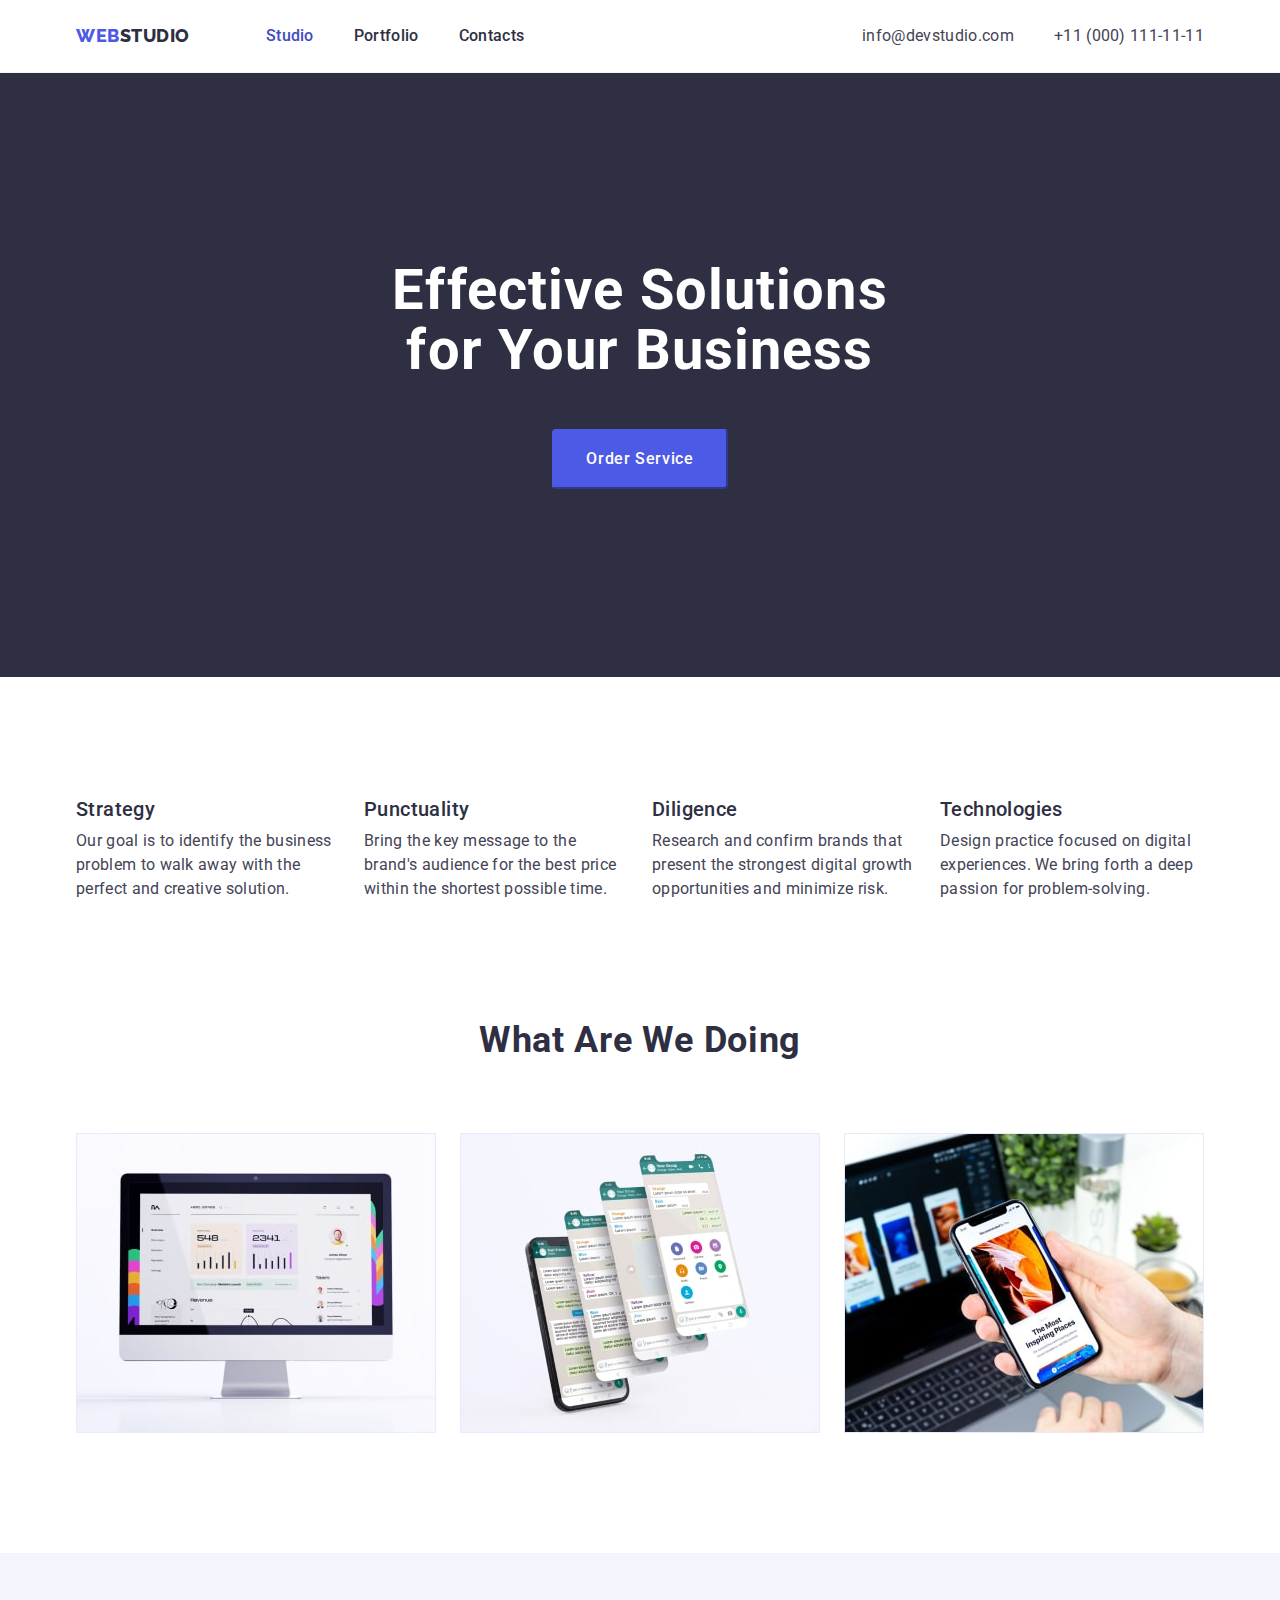
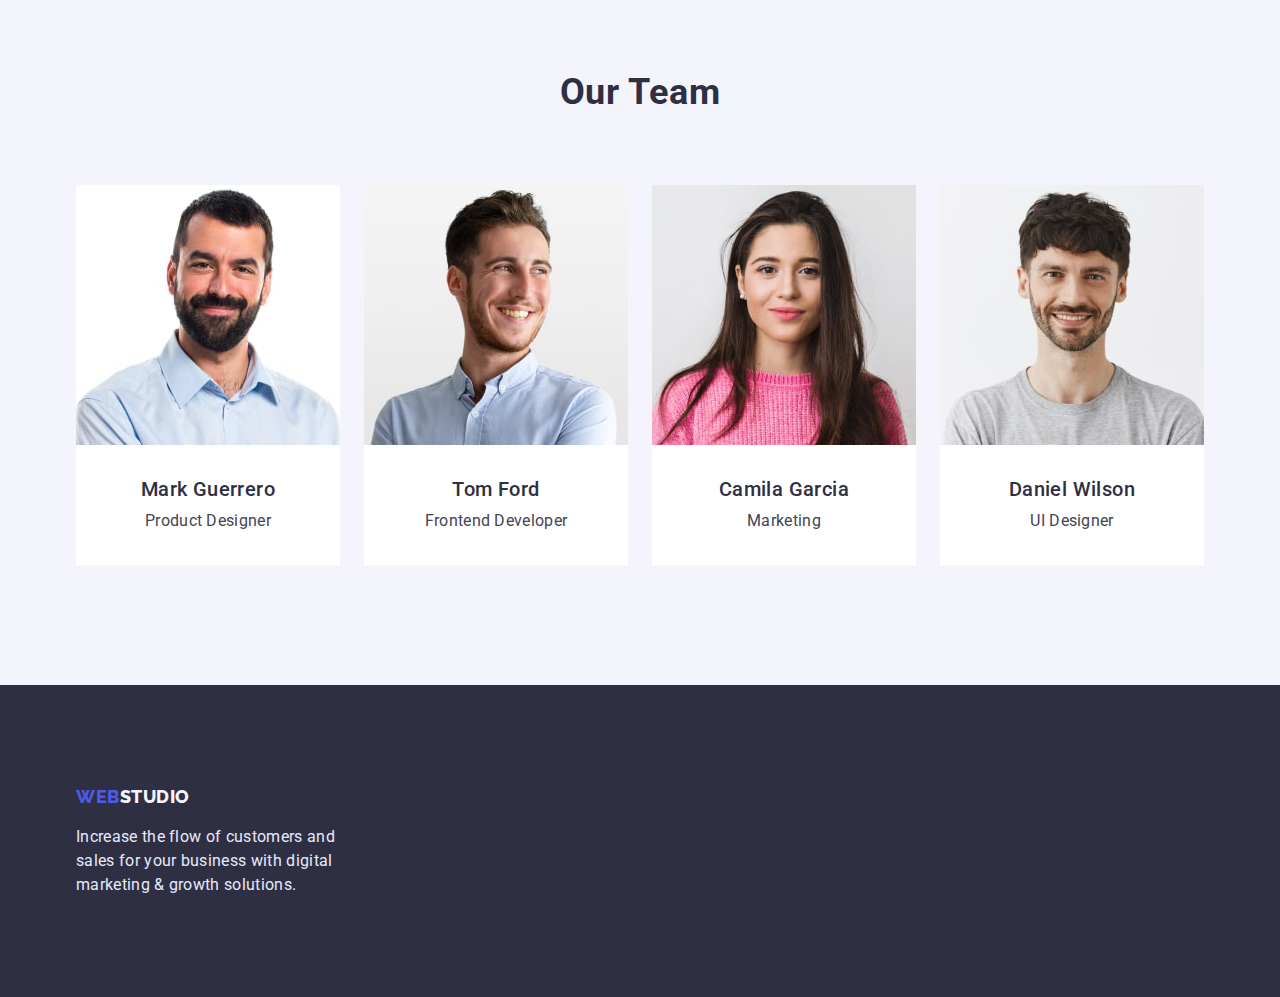
<file: index.html>
<!DOCTYPE html>
<html lang="en">
    <head>
        <meta charset="UTF-8" />
        <meta http-equiv="X-UA-Compatible" content="IE=edge" />
        <meta name="viewport" content="width=device-width, initial-scale=1.0" />
        <title>WebStudio</title>
        <link rel="preconnect" href="https://fonts.googleapis.com">
        <link rel="preconnect" href="https://fonts.gstatic.com" crossorigin>
        <link href="https://fonts.googleapis.com/css2?family=Montserrat:wght@400;500;600&family=Raleway:wght@800&family=Roboto:wght@400;500;700&display=swap" rel="stylesheet">
        <link rel="stylesheet" href="https://cdnjs.cloudflare.com/ajax/libs/modern-normalize/1.1.0/modern-normalize.min.css"/>
        <link rel="stylesheet" href="./css/styles.css">
    </head>
  <body>
    <header class="header">
        <div class="container header-container">
            <nav class="header-navigation">
                <a href="./index.html" class="logo link link">Web<span class="header-logo">Studio</span></a>
    
                <ul class="header-list list">
                   <li class="header-item"><a href="" class="header-link link current">Studio</a></li>
                   <li class="header-item"><a href="./portfolio.html" class="header-link link">Portfolio</a></li>
                   <li class="header-item"><a href="" class="header-link link">Contacts</a></li>
                </ul>
            </nav>
     
      
            <address class="header-address ">
                <ul class="header-list list header-contacts">
                    <li class="header-item"><a href="mailto:info@devstudio.com" class="header-mail link">info@devstudio.com</a></li>
                    <li class="header-item"><a href="tel:+110001111111" class="header-tel link">+11 (000) 111-11-11</a></li>
                </ul>
            </address>
        </div>
    </header>

    <main>
        <!--Hero section-->
        <section class="hero">
               <div class="container hero-container">
                    <h1 class="hero-title ">Effective Solutions for Your Business</h1>
                    <button type="button" class="hero-btn">Order Service</button>
               </div>
             </section>
        <!--/Hero section-->

        <!--Feature section-->
        <section class="feature">
            <div class="container feature-container">
                <h2 class="feature-title visually-hidden">Feature</h2>
                    <ul class="feature-list">
                        <li class="feature-item list"><h3 class="feature-subtitle">Strategy</h3>
                         <p class="feature-text">Our goal is to identify the business problem to walk away with the perfect and creative solution. </p>
                        </li>
                        <li class="feature-item list"><h3 class="feature-subtitle">Punctuality</h3>
                         <p class="feature-text">Bring the key message to the brand's audience for the best price within the shortest possible time.</p>
                        </li>
                        <li class="feature-item list"><h3 class="feature-subtitle">Diligence</h3>
                         <p class="feature-text">Research and confirm brands that present the strongest digital growth opportunities and minimize risk.</p>
                        </li>
                        <li class="feature-item list"><h3 class="feature-subtitle">Technologies</h3>
                         <p class="feature-text">Design practice focused on digital experiences. We bring forth a deep passion for problem-solving.</p>
                        </li>
                    </ul>
             </div>
                   
          
        </section>
        <!--/Feature section-->
       
        <!--Activities section-->
        <section class="active">
             <div class="container acteive-container">
                   <h2 class="active-title">What are we doing</h2>
                   <ul class="active-list">
                        <li class="active-item list"><img class="img" src="./images/pic1.jpg" alt="a monitor" width="360" height="300"></li>
                        <li class="active-item list"><img class="img" src="./images/pic2.jpg" alt="a phone" width="360" height="300"></li>
                        <li class="active-item list"><img class="img" src="./images/pic3.jpg" alt="a laptop and a phone" width="360" height="300"></li>
                   </ul>
             </div>
         
        </section>
        <!--/Activities section-->
        <!--Our team-->
        <section class="team">
            <div class="container team-container">
                <h2 class="team-title">Our Team</h2>
                <ul class="team-list">
                    <li class="team-item list">
                        <img class="img" src="./images/img1.jpg" alt="man with black beard" width="264" height="260">
                       <div class="team-text">
                            <h3 class="team-subtitle">Mark Guerrero</h3>
                            <p class="team-description">Product Designer</p>
                       </div>
                    </li>
                    <li class="team-item list">
                        <img class="img" src="./images/img2.jpg" alt="loughing man" width="264" height="260">
                     <div class="team-text">
                            <h3 class="team-subtitle">Tom Ford</h3>
                            <p class="team-description">Frontend Developer</p>
                     </div>
                    </li>
                    <li class="team-item list">
                        <img class="img" src="./images/img3.jpg" alt="woman with long hair" width="264" height="260">
                     <div class="team-text">
                            <h3 class="team-subtitle">Camila Garcia</h3>
                            <p class="team-description">Marketing</p>
                     </div>
                    </li>
                    <li class="team-item list">
                        <img class="img" src="./images/img4.jpg" alt="smiling man with beard" width="264" height="260">
                        <div class="team-text">
                            <h3 class="team-subtitle">Daniel Wilson</h3>
                            <p class="team-description">UI Designer</p>
                        </div>
                    </li>
                </ul>
            </div>
        </section>
        <!--/Our team-->
    </main>
    <footer class="page-footer">
        <div class="container footer-container">
          <div class="footer-whole-logo"> 
              <a href="./index.html" class="logo link link">Web<span class="footer-logo">Studio</span></a>
         </div>  
          <p class="footer-text">Increase the flow of customers and sales for your business with digital marketing & growth solutions.</p>
        </div>
    </footer>
  </body>
</html>
</file>
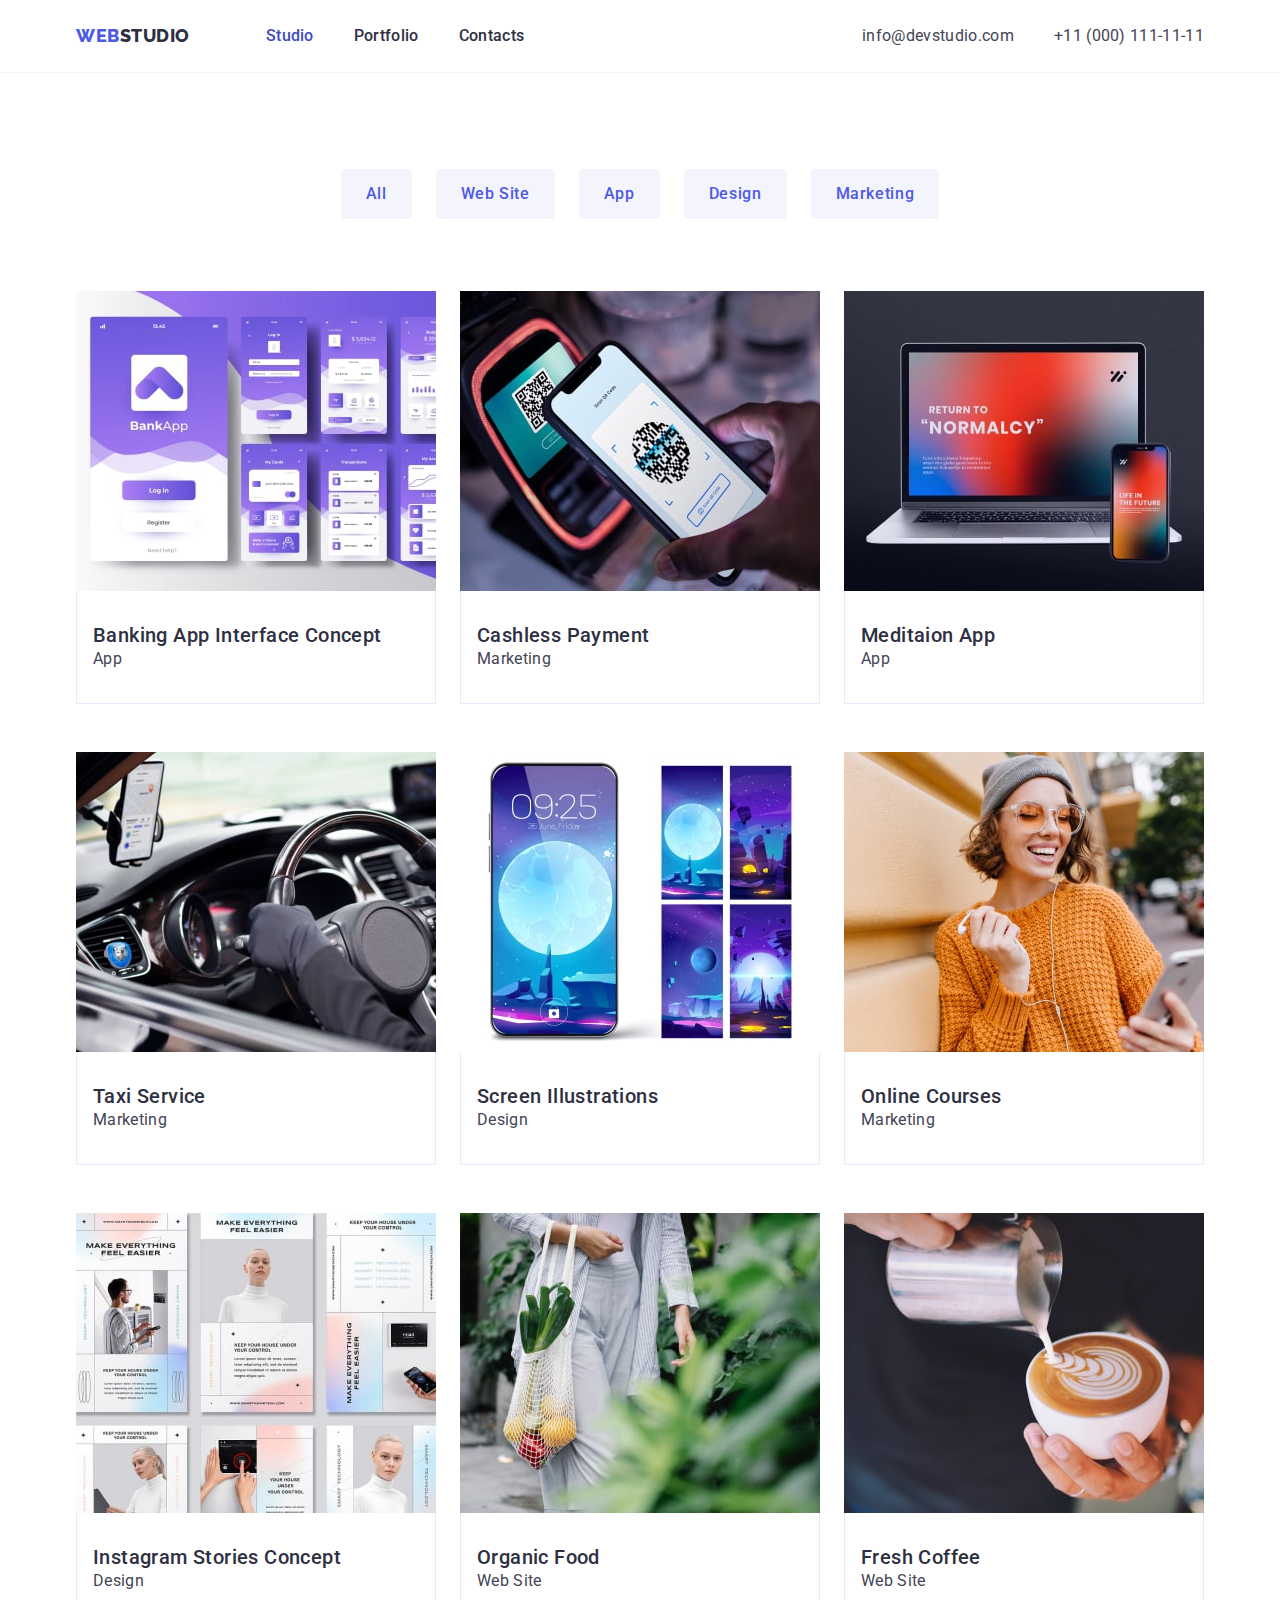
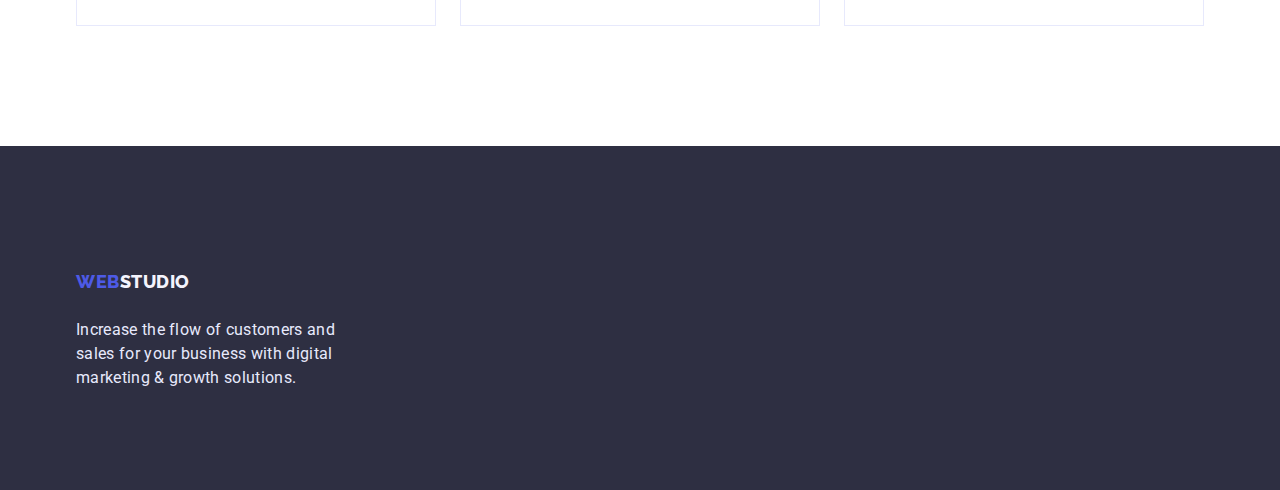
<file: portfolio.html>
<!DOCTYPE html>
<html lang="en">
    <head>
        <meta charset="UTF-8" />
        <meta http-equiv="X-UA-Compatible" content="IE=edge" />
        <meta name="viewport" content="width=device-width, initial-scale=1.0" />
        <title>WebStudio</title>
        <link rel="preconnect" href="https://fonts.googleapis.com">
        <link rel="preconnect" href="https://fonts.gstatic.com" crossorigin>
        <link href="https://fonts.googleapis.com/css2?family=Montserrat:wght@400;500;600&family=Raleway:wght@800&family=Roboto:wght@400;500;700&display=swap" rel="stylesheet">
        <link rel="stylesheet" href="https://cdnjs.cloudflare.com/ajax/libs/modern-normalize/1.1.0/modern-normalize.min.css"/>
        <link rel="stylesheet" href="./css/styles.css">
    </head>
  <body>
    <header class="header">
        <div class="container header-container">
            <nav class="header-navigation">
                <a href="./index.html" class="logo link link">Web<span class="header-logo">Studio</span></a>
    
                <ul class="header-list list header-pages">
                   <li class="header-item"><a href="./index.html" class="header-link link current">Studio</a></li>
                   <li class="header-item"><a href="./portfolio.html" class="header-link link">Portfolio</a></li>
                   <li class="header-item"><a href="" class="header-link link">Contacts</a></li>
                </ul>
            </nav>
     
      
            <address class="header-address ">
                <ul class="header-list list header-contacts">
                    <li class="header-item"><a href="mailto:info@devstudio.com" class="header-mail link">info@devstudio.com</a></li>
                    <li class="header-item"><a href="tel:+110001111111" class="header-tel link">+11 (000) 111-11-11</a></li>
                </ul>
            </address>
        </div>
    </header>


    <main>
        <!-- Our works -->
        <section class="works">
          <div class="container works-container">
                <h1 class="works-title visually-hidden">Our works</h1>
                <ul class="filters-list list">
                    <li class="filters-item  link"><button type="button" class="filters-btn">All</button></li>
                    <li class="filters-item  link"><button type="button" class="filters-btn">Web Site</button></li>
                    <li class="filters-item  link"><button type="button" class="filters-btn">App</button></li>
                    <li class="filters-item  link"><button type="button" class="filters-btn">Design</button></li>
                    <li class="filters-item  link"><button type="button" class="filters-btn">Marketing</button></li>
                </ul> 
               
    
                <ul class="works-list list">
                    <li class="works-item"><a href="" class="works-link link">
                        <img src="./images/ph01.jpg" alt="banking app interface concept with some screen illustrations" width="360" height="300" >
                       <div class="img-description">
                            <h2 class="works-subtitle">Banking App Interface Concept</h2>
                            <p class="works-text">App</p>
                       </div>
                        </a>
                    </li>
                    <li class="works-item"><a href="" class="works-link link">
                        <img src="./images/ph02.jpg" alt="a cash register is connecting with a phone for cashless payment" width="360" height="300">
                       <div class="img-description">
                            <h2 class="works-subtitle">Cashless Payment</h2>
                            <p class="works-text">Marketing</p>
                       </div>
                        </a>
                    </li>
                    <li class="works-item"><a href="" class="works-link link">
                        <img src="./images/ph03.jpg" alt="the laptop with slogan return to normalcy and the phone with slogan life in the future" width="360" height="300">
                       <div class="img-description">
                            <h2 class="works-subtitle">Meditaion App</h2>
                            <p class="works-text">App</p>
                       </div>
                        </a>
                    </li>
                    <li class="works-item"><a href="" class="works-link link">
                        <img class="img" src="./images/ph04.jpg" alt="the is a driver's console in taxi car with hands of driver on the streeng wheel " width="360" height="300">
                       <div class="img-description">
                             <h2 class="works-subtitle">Taxi Service</h2>
                            <p class="works-text">Marketing</p>
                       </div>
                        </a>
                    </li>
                    <li class="works-item"><a href="" class="works-link link">
                        <img class="img" src="./images/ph05.jpg" alt="a phone and four screen illustrations with the moon" width="360" height="300">
                        <div class="img-description">
                            <h2 class="works-subtitle">Screen Illustrations</h2>
                            <p class="works-text">Design</p>
                        </div>
                        </a>
                    </li>
                    <li class="works-item"><a href="" class="works-link link">
                        <img class="img" src="./images/ph06.jpg" alt="a girl in yellow sweater is listening somthing on a phone " width="360" height="300">
                      <div class="img-description">
                            <h2 class="works-subtitle">Online Courses</h2>
                            <p class="works-text">Marketing</p>
                      </div>
                        </a>
                    </li>
                    <li class="works-item"><a href="" class="works-link link">
                        <img class="img" src="./images/ph07.jpg" alt="some pages with stories from instagram" width="360" height="300">
                       <div class="img-description">
                            <h2 class="works-subtitle">Instagram Stories Concept</h2>
                            <p class="works-text">Design</p>
                       </div>
                    </a>
                    </li>
                    <li class="works-item"><a href="" class="works-link link">
                        <img class="img" src="./images/ph08.jpg" alt="bag with fruits and vegetables" width="360" height="300">
                      <div class="img-description">
                            <h2 class="works-subtitle">Organic Food</h2>
                            <p class="works-text">Web Site</p>
                      </div>
                        </a>
                    </li>
                    <li class="works-item"><a href="" class="works-link link">
                        <img class="img" src="./images/ph09.jpg" alt="a barman is adding some cream in to a cup of coffee" width="360" height="300">
                      <div class="img-description">
                            <h2 class="works-subtitle">Fresh Coffee</h2>
                            <p class="works-text">Web Site</p>
                      </div>
                        </a>
                    </li>
                </ul>
          </div>

        </section>
         <!-- /Our works -->
    </main>
    <footer class="page-footer">
        <div class="container footer-container">
            <a href="./index.html" class="logo link link">Web<span class="footer-logo">Studio</span></a>
            <p class="footer-text">Increase the flow of customers and sales for your business with digital marketing & growth solutions.</p>
        </div>
    </footer>
  </body>
</html>
</file>
<file: css/styles.css>
:root {
  --hero-title-color: #ffffff;
  --main-title-subtitle-color: #2e2f42;
  --main-text-color: #434455;
  --header-link-color: #2e2f42;
  --address-header-color: #434455;
  --hover-link-color: #404bbf;
  --logo-first-part-color: #4d5ae5;
  --logo-header-color: #2e2f42;
  --logo-footer-color: #f4f4fd;
  --btn-mavy-color: #4d5ae5;
  --btn-light-color: #ffffff;
  --background-hero-color: #2e2f42;
  --team-background-color: #f4f4fd;
  --team-item-background-color: #ffffff;
  --footer-background-color: #2e2f42;
  --footer-text-color: #e7e9fc;
  --second-font: "Raleway", sans-serif;
  --filters-button-background: #f4f4fd;
  --btn-text-color: #4d5ae5;
  --filters-btn-text-hover-color: #ffffff;
  --filter-btn-background-hover-color: #404bbf;
}


body {
  font-family: "Roboto", sans-serif;
}



.list {
  list-style: none;
  margin-top: 0;
  margin-bottom: 0;
  padding: 0;
}

.header-list .current {
  color: var(--hover-link-color);
}

.link {
  text-decoration: none;
}

.logo {
  font-family: var(--second-font);
  font-style: normal;
  font-weight: 800;
  font-size: 18px;
  line-height: 1.33;
  letter-spacing: 0.03em;
  text-transform: uppercase;
  color: var(--logo-first-part-color);
}

.visually-hidden {
  position: absolute;
  width: 1px;
  height: 1px;
  margin: -1px;
  border: 0;
  padding: 0;
  white-space: nowrap;
  clip-path: inset(100%);
  clip: rect(0 0 0 0);
  overflow: hidden;
}

h1,
h2,
h3,
h4,
h5,
h6,
p {
  margin: 0;
}

img {
  display: block;
  max-width: 100%;
  height: auto;
}

.container {
  max-width: 1158px;  
  /* outline: 1px solid red; */
  padding-left: 15px;
  padding-right: 15px;
  margin: 0 auto;
  
}   

/* ----------header--------- */
.header {
 border-bottom: 1px solid var(--filters-button-background);
}


.header-container {
  display: flex;
  justify-content: space-between;
  align-items: center; 
  
}

.header-navigation {
  display: flex;
  align-items: center;
  
}

.logo {
  /* margin-right: 76px; */
  padding: 24px 0;
}


.header-logo {
  color: var(--logo-header-color);
}
.header-list {
  display: flex;
  align-items: center; 
  margin-left: 76px; 
   
}

.header-item:not(:last-child) {
   margin-right: 40px;
}

.header-link {
  display: block;
  padding: 24px 0;

  color: var(--header-link-color);

  font-weight: 500;
  font-size: 16px;
  line-height: 1.5;
  letter-spacing: 0.02em;
}

.header-link:hover,
.header-link:focus {
  color: var(--hover-link-color);
}

.header-address {
  display: flex;
  align-items: center;
  justify-content: flex-end ;
    
}

.header-contacts { 
  display: flex;
  margin-left: auto;
 /* justify-content: flex-end;   */
}


.header-mail {
  padding: 24px 0;
  
  color: var(--address-header-color);
 
  font-style: normal;
  font-weight: 400;
  font-size: 16px;
  line-height: 1.5;
  letter-spacing: 0.02em;
}

.header-mail:hover,
.header-mail:focus {
  color: var(--hover-link-color);
}

.header-tel {
  padding: 24px 0;

  color: var(--address-header-color);

  font-style: normal;
  font-weight: 400;
  font-size: 16px;
  line-height: 1.5;
  letter-spacing: 0.02em;
}

.header-tel:hover,
.header-tel:focus {
  color: var(--hover-link-color);
}

/* ----------hero--------- */
.hero {      
  background: var(--background-hero-color);
  padding: 188px 0px; 
}

.hero-container {
  display: flex;
  flex-direction: column;
  justify-content: center;
  align-items: center;
    
   
       
}
.hero-title {
  max-width: 496px;
  text-align: center;
  margin-bottom: 48px;
          
  color: var(--hero-title-color);

  font-size: 56px;
  line-height: 1.07;
  letter-spacing: 0.02em;  
}

.hero-btn {
  display: inline-block;
  
  text-align: center;
  border-radius: 4px;
  padding: 16px 32px;
  min-width: 169px;
  
  border-color: var(--btn-mavy-color);
  color: var(--btn-light-color);
  background: var(--btn-mavy-color);

  font-family: inherit;
  font-weight: 500;
  font-size: 16px;
  line-height: 1.5;
  letter-spacing: 0.04em;
    
  cursor: pointer;
}

/* ----------feature--------- */
.feature {
  padding: 120px 0;    
}

.feature-container {
   
}

.feature-title {
    
}
.feature-list {
  display: flex;
  justify-content: space-between;
  align-items: center;
  padding: 0;
  margin: 0;
  row-gap: 24px;
  
} 

.feature-item {
  width:calc((100% - 72) / 4);
  max-width: 264px; 
  
}


.feature-subtitle {
  margin-bottom: 8px;
  
  color: var(--main-title-subtitle-color);
 
  font-weight: 500;
  font-size: 20px;
  line-height: 1.2;
  letter-spacing: 0.02em;
}

.feature-text { 
  color: var(--main-text-color);

  font-weight: 400;
  font-size: 16px;
  line-height: 1.5;
  letter-spacing: 0.02em;
 }

/* ----------activities--------- */
.active {
  padding-bottom: 120px;
} 

.acteive-container{
  display: flex;
  flex-direction: column;   
  
} 


.active-title {
  text-align: center;
  min-width: 330px;
  height: 40px;
  margin-bottom: 72px;
 
  color: var(--main-title-subtitle-color);

  font-size: 36px;
  line-height: 1.11;
  letter-spacing: 0.02em;
  text-transform: capitalize;
}

.active-list {
  display: flex;
  justify-content: center;
  align-items: center;
  margin: 0;
  padding: 0;
}


.active-item:not(:last-child) {
  margin-right: 24px;
  
}

/* ----------Our team--------- */
.team {
  padding: 120px 0;
  background: var(--team-background-color);
}

.team-container {
    display: flex;
    flex-direction: column;   
     
}

.team-title {
  text-align: center;
  margin-bottom: 72px;
  padding-right: 0;

  color: var(--main-title-subtitle-color);
  
  font-size: 36px;
  line-height: 1.11;
  letter-spacing: 0.02em;
  text-transform: capitalize;
 
}

.team-list {
  display: flex;
  justify-content: center;
  align-items: center;
  gap: 24px;
  margin:0;
  padding: 0;
}
.team-item {
  width: calc((100% - 72) / 4);
  text-align: center;
  min-width: 264px;
    
  background: var(--team-item-background-color);
}

.team-text{
  display: flex;
  flex-direction: column;
  padding: 32px 0;
}

.team-subtitle {
   
  color: var(--main-title-subtitle-color);
  
  font-weight: 500;
  font-size: 20px;
  line-height: 1.2;
  letter-spacing: 0.02em;
  
}

.team-description {
  margin-top: 8px;
   
  color: var(--main-text-color);
  
  font-weight: 400;
  font-size: 16px;
  line-height: 1.5;
  letter-spacing: 0.02em;
  
}

/* ----------footer--------- */
.page-footer {        
  padding: 100px 0;
  background: var(--footer-background-color);
}
 

.footer-container{
  display: flex;
  flex-direction: column;
  justify-content: center;
  align-items: flex-start;
  
}

.footer-whole-logo {
  margin-right: 0;
  margin-bottom: 16px; 
}

.footer-logo {
  
  color: var(--logo-footer-color);
}



.footer-text {
  display: flex;
  text-align: start;
  max-width: 264px;
   
  color: var(--footer-text-color);
  
  font-weight: 400;
  font-size: 16px;
  line-height: 1.5;
  letter-spacing: 0.02em;
  
}
/* Page Portfolio */
/* ----------Our works----------- */
.works {   
  padding: 96px 0 120px 0;
}

.works-container{
  display: flex;
  flex-direction: column;
  justify-content: center;
  align-items: center;
  
}

.works-title {
}
.filters-list { 
  display: flex;
  margin-bottom: 72px;
  padding: 0;    
}

.filters-item:not(:last-child) {
  margin-right: 24px;
}

.filters-btn {
  padding: 12px 24px;
  border: 1px solid  var(--filters-button-background);
  border-radius: 4px;

  color: var(--btn-text-color);
  background: var(--filters-button-background);
    
  font-family: inherit;
  font-weight: 500;
  font-size: 16px;
  line-height: 1.5;
  letter-spacing: 0.04em;
    
  cursor: pointer;
}

.filters-btn:hover,
.filters-btn:focus {
  color: var(--filters-btn-text-hover-color);
  background: var(--filter-btn-background-hover-color);
}
.works-list {
  padding-left: 0;
  margin-right: 0; 
  display: flex;
  flex-wrap: wrap;
  row-gap: 48px;  
  column-gap: 24px;
  
}

.works-item {
  display: flex;
  flex-basis: calc((100% - 48) / 3);
}

.works-link {    
}

.img-description{
  display: flex;
  flex-direction: column;
  padding: 32px 0 32px 16px;
  border: 1px solid var(--footer-text-color);
  border-top: none;

}
.works-subtitle {
  color: var(--main-title-subtitle-color);
  
  font-weight: 500;
  font-size: 20px;
  line-height: 1.2;
  letter-spacing: 0.02em;
  
}
.works-text {
  color: var(--main-text-color);
  
  font-weight: 400;
  font-size: 16px;
  line-height: 1.5;
  letter-spacing: 0.02em;
  
}
</file>
